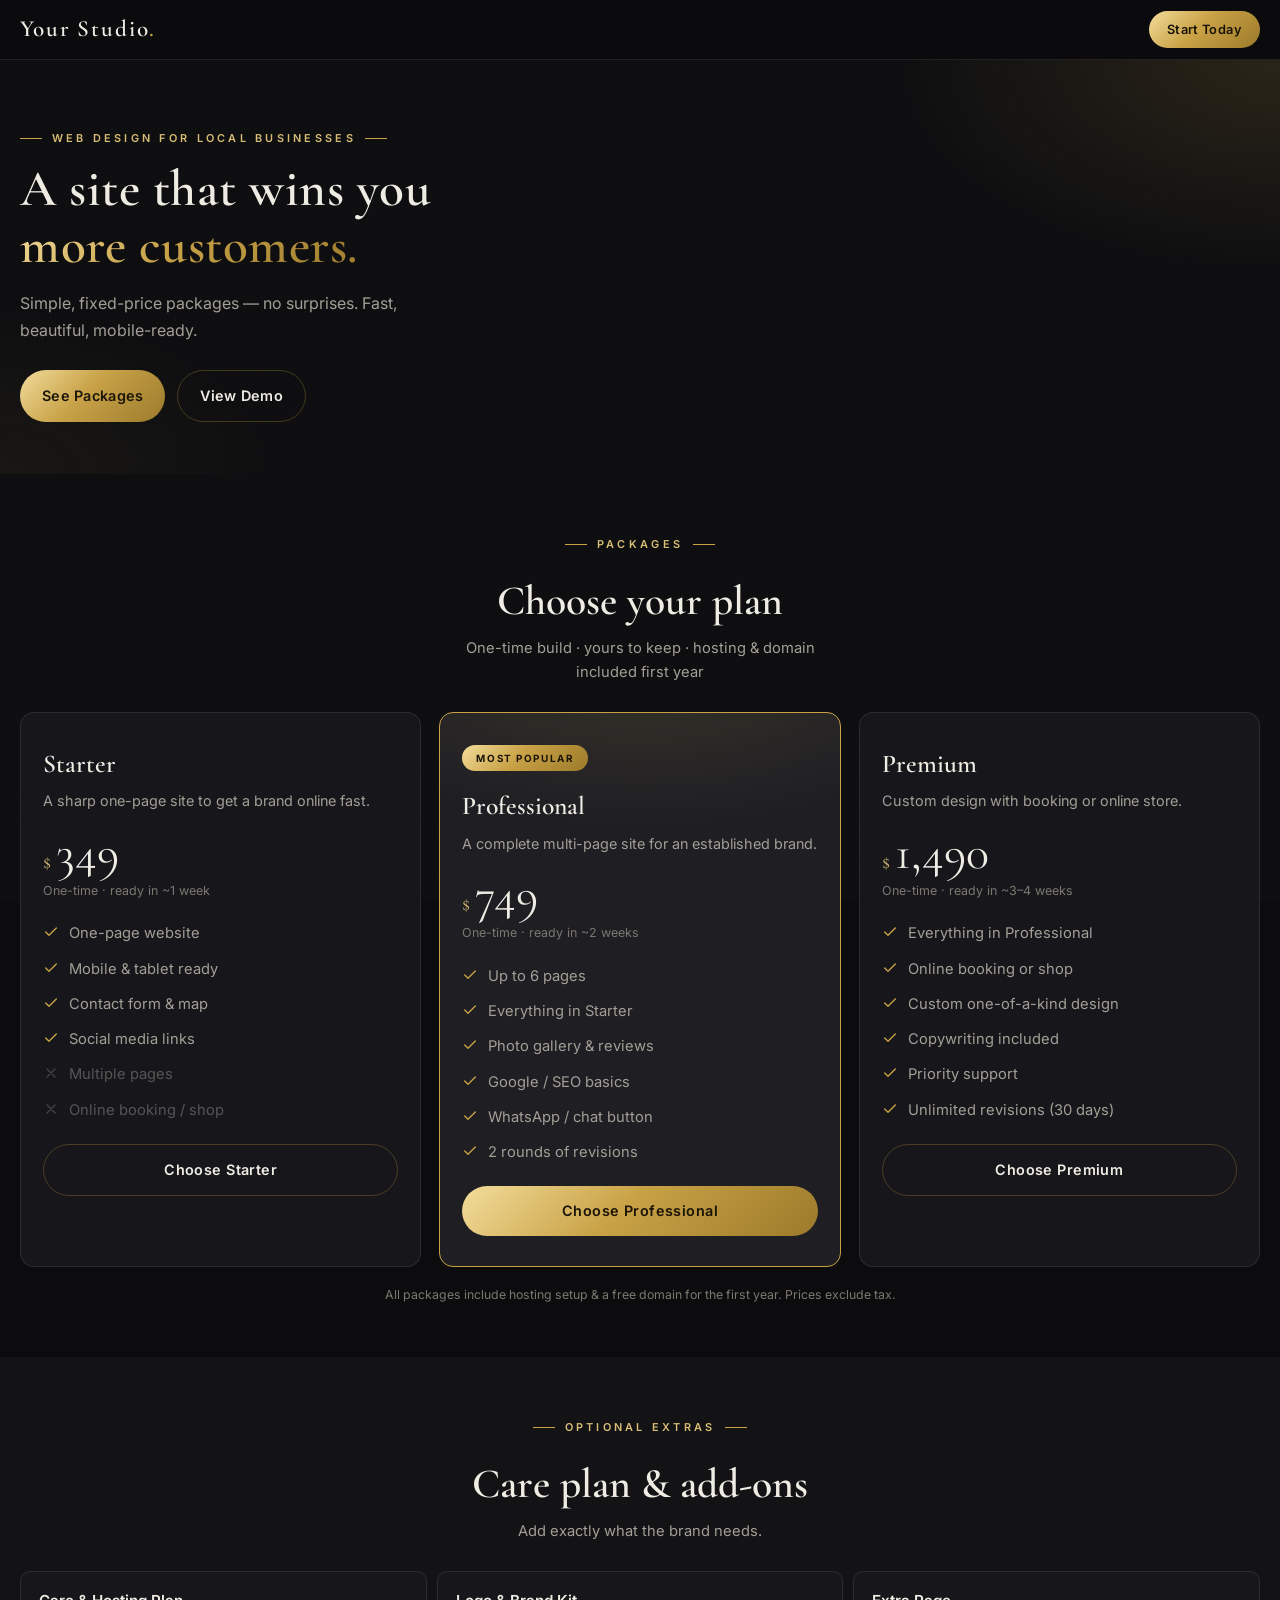
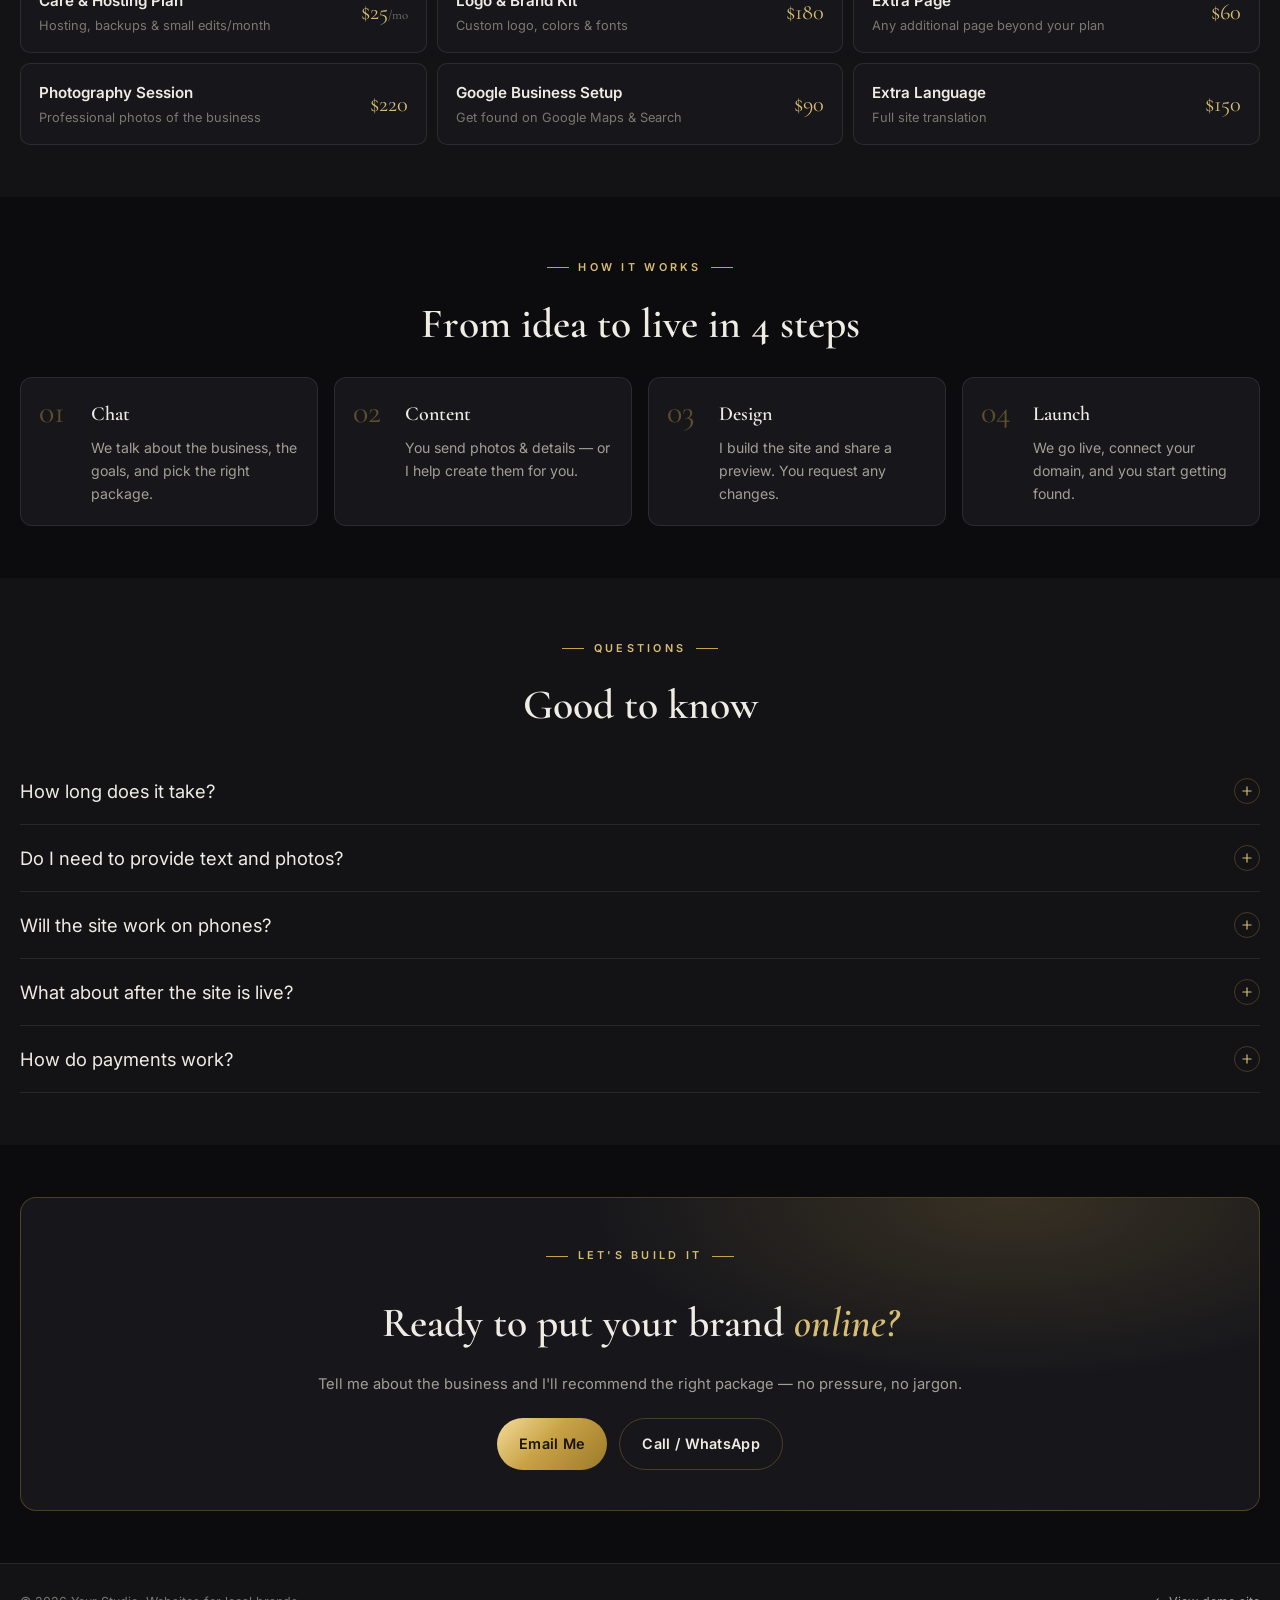
<file: LeadStudiov3/mobile-packages.html>
<!DOCTYPE html>
<html lang="en">
<head>
  <meta charset="UTF-8" />
  <meta name="viewport" content="width=device-width, initial-scale=1.0, viewport-fit=cover" />
  <title>Web Packages — Your Studio</title>
  <meta name="description" content="Simple, fixed-price websites for local businesses." />
  <link rel="preconnect" href="https://fonts.googleapis.com" />
  <link rel="preconnect" href="https://fonts.gstatic.com" crossorigin />
  <link href="https://fonts.googleapis.com/css2?family=Cormorant+Garamond:ital,wght@0,500;0,600;1,500&family=Inter:wght@400;500;600&display=swap" rel="stylesheet" />
  <style>
    /* ── Tokens ── */
    :root {
      --bg:        #0c0c0e;
      --bg-soft:   #131316;
      --panel:     #17171b;
      --panel-2:   #1e1e23;
      --line:      rgba(255,255,255,0.09);
      --line-gold: rgba(201,162,70,0.28);
      --text:      #efece4;
      --muted:     #a39f96;
      --muted-2:   #7c7870;
      --gold:      #c9a246;
      --gold-soft: #d8bd74;
      --gold-grad: linear-gradient(135deg,#f3dd9b 0%,#c9a246 45%,#9c7a2a 100%);
      --serif: "Cormorant Garamond","Playfair Display",Georgia,serif;
      --sans:  "Inter",-apple-system,BlinkMacSystemFont,"Segoe UI",sans-serif;
      --ease:  cubic-bezier(0.22,1,0.36,1);
      --safe-bottom: env(safe-area-inset-bottom, 0px);
    }

    *, *::before, *::after { box-sizing: border-box; margin: 0; }
    html { scroll-behavior: smooth; -webkit-text-size-adjust: 100%; }
    body {
      font-family: var(--sans);
      background: var(--bg);
      color: var(--text);
      font-size: 16px;
      line-height: 1.65;
      -webkit-font-smoothing: antialiased;
      overflow-x: hidden;
    }
    ul { list-style: none; padding: 0; }
    a  { color: inherit; text-decoration: none; }
    img { max-width: 100%; display: block; }

    /* Grain overlay */
    body::before {
      content: ""; position: fixed; inset: 0; pointer-events: none; z-index: 1; opacity: 0.035;
      background-image: url("data:image/svg+xml,%3Csvg xmlns='http://www.w3.org/2000/svg' width='120' height='120'%3E%3Cfilter id='n'%3E%3CfeTurbulence type='fractalNoise' baseFrequency='0.9' numOctaves='2'/%3E%3C/filter%3E%3Crect width='100%25' height='100%25' filter='url(%23n)'/%3E%3C/svg%3E");
    }

    /* ── Sticky top bar ── */
    .topbar {
      position: sticky; top: 0; z-index: 50;
      background: rgba(12,12,14,0.90);
      backdrop-filter: blur(16px);
      border-bottom: 1px solid var(--line);
      display: flex; align-items: center; justify-content: space-between;
      padding: 0 20px; height: 60px;
    }
    .brand {
      font-family: var(--serif); font-size: 1.45rem; font-weight: 600; letter-spacing: 0.08em;
    }
    .brand .dot { color: var(--gold); }
    .topbar-cta {
      background: var(--gold-grad); color: #1a1407;
      font-size: 0.8rem; font-weight: 600; letter-spacing: 0.03em;
      padding: 8px 18px; border-radius: 999px;
    }

    /* ── Hero ── */
    .hero {
      position: relative; padding: 60px 20px 52px; overflow: hidden;
      background:
        radial-gradient(700px 380px at 100% 0%, rgba(201,162,70,0.15), transparent 55%),
        radial-gradient(500px 300px at 0% 100%, rgba(201,162,70,0.06), transparent 55%),
        var(--bg);
    }
    .eyebrow {
      display: inline-flex; align-items: center; gap: 0.6rem;
      font-size: 0.68rem; font-weight: 600; letter-spacing: 0.30em; text-transform: uppercase;
      color: var(--gold-soft); margin-bottom: 14px;
    }
    .eyebrow::before, .eyebrow::after {
      content: ""; display: inline-block; width: 22px; height: 1px; background: var(--gold);
    }
    .hero h1 {
      font-family: var(--serif); font-size: clamp(2.2rem,9vw,3.2rem); font-weight: 600;
      line-height: 1.1; letter-spacing: 0.01em; margin-bottom: 16px;
    }
    .gold-text {
      background: var(--gold-grad); -webkit-background-clip: text; background-clip: text;
      color: transparent;
    }
    .hero p {
      color: var(--muted); font-size: 1rem; max-width: 44ch; margin-bottom: 26px; line-height: 1.7;
    }
    .hero-btns { display: flex; gap: 12px; flex-wrap: wrap; }
    .btn-gold {
      display: inline-flex; align-items: center; gap: 6px;
      background: var(--gold-grad); color: #1a1407;
      font-size: 0.9rem; font-weight: 600; letter-spacing: 0.02em;
      padding: 13px 22px; border-radius: 999px;
    }
    .btn-ghost {
      display: inline-flex; align-items: center;
      border: 1px solid var(--line-gold); color: var(--text);
      font-size: 0.9rem; font-weight: 600; letter-spacing: 0.02em;
      padding: 13px 22px; border-radius: 999px;
    }

    /* ── Section ── */
    .section { padding: 52px 20px; position: relative; z-index: 2; }
    .section--soft { background: var(--bg-soft); }
    .sec-head { text-align: center; margin-bottom: 28px; }
    .sec-head h2 {
      font-family: var(--serif); font-size: clamp(1.8rem,6vw,2.6rem); font-weight: 600;
      margin: 10px 0 10px; line-height: 1.15;
    }
    .sec-head p { color: var(--muted); font-size: 0.92rem; max-width: 44ch; margin: 0 auto; }

    /* ── Plans (stacked on mobile) ── */
    .plans { display: grid; gap: 18px; }
    .plan {
      background: var(--panel); border: 1px solid var(--line); border-radius: 14px;
      padding: 30px 22px; position: relative;
    }
    .plan--featured {
      border-color: var(--gold);
      background:
        radial-gradient(600px 280px at 50% -10%, rgba(201,162,70,0.16), transparent 60%),
        var(--panel-2);
    }
    .badge {
      display: inline-block; background: var(--gold-grad); color: #1a1407;
      font-size: 0.62rem; font-weight: 700; letter-spacing: 0.16em; text-transform: uppercase;
      padding: 5px 14px; border-radius: 999px; margin-bottom: 14px;
    }
    .plan__name { font-family: var(--serif); font-size: 1.6rem; font-weight: 600; margin-bottom: 4px; }
    .plan__sub  { color: var(--muted); font-size: 0.9rem; margin-bottom: 16px; }
    .plan__price { display: flex; align-items: baseline; gap: 5px; margin-bottom: 2px; }
    .cur { font-family: var(--serif); font-size: 1.2rem; color: var(--gold-soft); }
    .amt { font-family: var(--serif); font-size: 3rem; line-height: 1; }
    .plan__note { font-size: 0.78rem; color: var(--muted-2); margin-bottom: 20px; }
    .features { display: grid; gap: 11px; margin-bottom: 22px; }
    .features li { display: flex; gap: 10px; align-items: flex-start; font-size: 0.92rem; color: var(--muted); }
    .features li svg { flex: none; width: 16px; height: 16px; color: var(--gold); margin-top: 3px; }
    .features li.off { opacity: 0.45; }
    .features li.off svg { color: var(--muted-2); }
    .plan__cta {
      display: block; width: 100%; text-align: center; padding: 13px 0; border-radius: 999px;
      font-size: 0.9rem; font-weight: 600; letter-spacing: 0.03em;
      border: 1px solid var(--line-gold); color: var(--text);
    }
    .plan--featured .plan__cta { background: var(--gold-grad); color: #1a1407; border: none; }

    /* ── Add-ons ── */
    .addons { display: grid; gap: 10px; }
    .addon {
      background: var(--panel); border: 1px solid var(--line); border-radius: 10px;
      padding: 16px 18px; display: flex; justify-content: space-between; align-items: center; gap: 12px;
    }
    .addon h4 { font-family: var(--sans); font-size: 0.95rem; font-weight: 600; }
    .addon p { color: var(--muted-2); font-size: 0.8rem; margin-top: 2px; }
    .addon .price { font-family: var(--serif); font-size: 1.4rem; color: var(--gold-soft); white-space: nowrap; }

    /* ── Process ── */
    .steps { display: grid; gap: 16px; }
    .step { position: relative; padding: 20px 20px 20px 70px; background: var(--panel); border: 1px solid var(--line); border-radius: 12px; }
    .step-num {
      position: absolute; left: 18px; top: 18px;
      font-family: var(--serif); font-size: 2rem; color: var(--gold); opacity: 0.4; line-height: 1;
    }
    .step h3 { font-family: var(--serif); font-size: 1.25rem; font-weight: 600; margin-bottom: 5px; }
    .step p  { color: var(--muted); font-size: 0.88rem; }

    /* ── FAQ ── */
    .faq { display: grid; gap: 0; }
    .faq__item { border-bottom: 1px solid var(--line); }
    .faq__q {
      width: 100%; background: none; border: 0; color: var(--text); text-align: left;
      padding: 20px 0; font-family: var(--serif); font-size: 1.15rem; cursor: pointer;
      display: flex; justify-content: space-between; align-items: center; gap: 16px; font-family: inherit;
    }
    .faq__q .pm {
      flex: none; width: 26px; height: 26px; border: 1px solid var(--line-gold); border-radius: 50%;
      display: grid; place-items: center; color: var(--gold-soft);
      transition: transform 0.35s var(--ease);
    }
    .faq__item.open .pm { transform: rotate(45deg); }
    .faq__a { max-height: 0; overflow: hidden; transition: max-height 0.4s var(--ease); }
    .faq__a p { color: var(--muted); font-size: 0.9rem; padding-bottom: 20px; }

    /* ── CTA band ── */
    .cta-band {
      background:
        radial-gradient(700px 300px at 80% 0%, rgba(201,162,70,0.18), transparent 60%),
        var(--panel);
      border: 1px solid var(--line-gold); border-radius: 16px;
      padding: 40px 24px; text-align: center; margin: 0 20px;
    }
    .cta-band h2 { font-family: var(--serif); font-size: clamp(1.8rem,6vw,2.6rem); font-weight: 600; margin: 10px 0 14px; }
    .cta-band p { color: var(--muted); font-size: 0.92rem; margin-bottom: 22px; }
    .cta-band .cta-btns { display: flex; gap: 12px; justify-content: center; flex-wrap: wrap; }
    .serif-italic { font-style: italic; color: var(--gold-soft); }

    /* ── Footer ── */
    .footer {
      border-top: 1px solid var(--line); background: var(--bg-soft);
      padding: 28px 20px calc(20px + var(--safe-bottom));
      display: flex; justify-content: space-between; align-items: center; flex-wrap: wrap; gap: 10px;
    }
    .footer span { font-size: 0.78rem; color: var(--muted-2); }
    .footer a { color: var(--muted); }
    .footer a:hover { color: var(--gold-soft); }

    /* ── Sticky bottom CTA (mobile) ── */
    .sticky-cta {
      position: fixed; bottom: 0; left: 0; right: 0; z-index: 40;
      background: rgba(12,12,14,0.95); backdrop-filter: blur(12px);
      border-top: 1px solid var(--line-gold);
      padding: 12px 20px calc(12px + var(--safe-bottom));
      display: flex; gap: 10px;
    }
    .sticky-cta a { flex: 1; text-align: center; }
    /* space for sticky bar */
    body { padding-bottom: 76px; }

    /* Tablet+ — two columns for plans */
    @media (min-width: 600px) {
      .plans { grid-template-columns: 1fr 1fr; }
      .plans .plan--featured { grid-column: 1 / -1; max-width: 480px; margin: 0 auto; width: 100%; }
      .addons { grid-template-columns: 1fr 1fr; }
      .steps  { grid-template-columns: 1fr 1fr; }
    }
    @media (min-width: 900px) {
      .plans { grid-template-columns: repeat(3, 1fr); }
      .plans .plan--featured { grid-column: auto; max-width: none; margin: 0; }
      .addons { grid-template-columns: repeat(3, 1fr); }
      .steps  { grid-template-columns: repeat(4, 1fr); }
      body { padding-bottom: 0; }
      .sticky-cta { display: none; }
    }
  </style>
</head>
<body>

  <!-- Top bar -->
  <header class="topbar">
    <div class="brand">Your Studio<span class="dot">.</span></div>
    <a class="topbar-cta" href="#contact">Start Today</a>
  </header>

  <!-- Hero -->
  <section class="hero">
    <div class="eyebrow">Web Design for Local Businesses</div>
    <h1>A site that wins you<br><span class="gold-text">more customers.</span></h1>
    <p>Simple, fixed-price packages — no surprises. Fast, beautiful, mobile-ready.</p>
    <div class="hero-btns">
      <a class="btn-gold" href="#packages">See Packages</a>
      <a class="btn-ghost" href="index.html">View Demo</a>
    </div>
  </section>

  <!-- Pricing -->
  <section class="section" id="packages">
    <div class="sec-head">
      <div class="eyebrow">Packages</div>
      <h2>Choose your plan</h2>
      <p>One-time build · yours to keep · hosting &amp; domain included first year</p>
    </div>

    <div class="plans">

      <!-- Starter -->
      <div class="plan">
        <div class="plan__name">Starter</div>
        <div class="plan__sub">A sharp one-page site to get a brand online fast.</div>
        <div class="plan__price"><span class="cur">$</span><span class="amt">349</span></div>
        <div class="plan__note">One-time · ready in ~1 week</div>
        <ul class="features">
          <li><svg viewBox="0 0 24 24" fill="none" stroke="currentColor" stroke-width="2"><path d="M20 6L9 17l-5-5" stroke-linecap="round" stroke-linejoin="round"/></svg>One-page website</li>
          <li><svg viewBox="0 0 24 24" fill="none" stroke="currentColor" stroke-width="2"><path d="M20 6L9 17l-5-5" stroke-linecap="round" stroke-linejoin="round"/></svg>Mobile &amp; tablet ready</li>
          <li><svg viewBox="0 0 24 24" fill="none" stroke="currentColor" stroke-width="2"><path d="M20 6L9 17l-5-5" stroke-linecap="round" stroke-linejoin="round"/></svg>Contact form &amp; map</li>
          <li><svg viewBox="0 0 24 24" fill="none" stroke="currentColor" stroke-width="2"><path d="M20 6L9 17l-5-5" stroke-linecap="round" stroke-linejoin="round"/></svg>Social media links</li>
          <li class="off"><svg viewBox="0 0 24 24" fill="none" stroke="currentColor" stroke-width="2"><path d="M18 6L6 18M6 6l12 12" stroke-linecap="round"/></svg>Multiple pages</li>
          <li class="off"><svg viewBox="0 0 24 24" fill="none" stroke="currentColor" stroke-width="2"><path d="M18 6L6 18M6 6l12 12" stroke-linecap="round"/></svg>Online booking / shop</li>
        </ul>
        <a class="plan__cta" href="#contact">Choose Starter</a>
      </div>

      <!-- Professional -->
      <div class="plan plan--featured">
        <span class="badge">Most Popular</span>
        <div class="plan__name">Professional</div>
        <div class="plan__sub">A complete multi-page site for an established brand.</div>
        <div class="plan__price"><span class="cur">$</span><span class="amt">749</span></div>
        <div class="plan__note">One-time · ready in ~2 weeks</div>
        <ul class="features">
          <li><svg viewBox="0 0 24 24" fill="none" stroke="currentColor" stroke-width="2"><path d="M20 6L9 17l-5-5" stroke-linecap="round" stroke-linejoin="round"/></svg>Up to 6 pages</li>
          <li><svg viewBox="0 0 24 24" fill="none" stroke="currentColor" stroke-width="2"><path d="M20 6L9 17l-5-5" stroke-linecap="round" stroke-linejoin="round"/></svg>Everything in Starter</li>
          <li><svg viewBox="0 0 24 24" fill="none" stroke="currentColor" stroke-width="2"><path d="M20 6L9 17l-5-5" stroke-linecap="round" stroke-linejoin="round"/></svg>Photo gallery &amp; reviews</li>
          <li><svg viewBox="0 0 24 24" fill="none" stroke="currentColor" stroke-width="2"><path d="M20 6L9 17l-5-5" stroke-linecap="round" stroke-linejoin="round"/></svg>Google / SEO basics</li>
          <li><svg viewBox="0 0 24 24" fill="none" stroke="currentColor" stroke-width="2"><path d="M20 6L9 17l-5-5" stroke-linecap="round" stroke-linejoin="round"/></svg>WhatsApp / chat button</li>
          <li><svg viewBox="0 0 24 24" fill="none" stroke="currentColor" stroke-width="2"><path d="M20 6L9 17l-5-5" stroke-linecap="round" stroke-linejoin="round"/></svg>2 rounds of revisions</li>
        </ul>
        <a class="plan__cta" href="#contact">Choose Professional</a>
      </div>

      <!-- Premium -->
      <div class="plan">
        <div class="plan__name">Premium</div>
        <div class="plan__sub">Custom design with booking or online store.</div>
        <div class="plan__price"><span class="cur">$</span><span class="amt">1,490</span></div>
        <div class="plan__note">One-time · ready in ~3–4 weeks</div>
        <ul class="features">
          <li><svg viewBox="0 0 24 24" fill="none" stroke="currentColor" stroke-width="2"><path d="M20 6L9 17l-5-5" stroke-linecap="round" stroke-linejoin="round"/></svg>Everything in Professional</li>
          <li><svg viewBox="0 0 24 24" fill="none" stroke="currentColor" stroke-width="2"><path d="M20 6L9 17l-5-5" stroke-linecap="round" stroke-linejoin="round"/></svg>Online booking or shop</li>
          <li><svg viewBox="0 0 24 24" fill="none" stroke="currentColor" stroke-width="2"><path d="M20 6L9 17l-5-5" stroke-linecap="round" stroke-linejoin="round"/></svg>Custom one-of-a-kind design</li>
          <li><svg viewBox="0 0 24 24" fill="none" stroke="currentColor" stroke-width="2"><path d="M20 6L9 17l-5-5" stroke-linecap="round" stroke-linejoin="round"/></svg>Copywriting included</li>
          <li><svg viewBox="0 0 24 24" fill="none" stroke="currentColor" stroke-width="2"><path d="M20 6L9 17l-5-5" stroke-linecap="round" stroke-linejoin="round"/></svg>Priority support</li>
          <li><svg viewBox="0 0 24 24" fill="none" stroke="currentColor" stroke-width="2"><path d="M20 6L9 17l-5-5" stroke-linecap="round" stroke-linejoin="round"/></svg>Unlimited revisions (30 days)</li>
        </ul>
        <a class="plan__cta" href="#contact">Choose Premium</a>
      </div>

    </div>
    <p style="text-align:center;font-size:0.77rem;color:var(--muted-2);margin-top:18px;">
      All packages include hosting setup &amp; a free domain for the first year. Prices exclude tax.
    </p>
  </section>

  <!-- Add-ons -->
  <section class="section section--soft">
    <div class="sec-head">
      <div class="eyebrow">Optional Extras</div>
      <h2>Care plan &amp; add-ons</h2>
      <p>Add exactly what the brand needs.</p>
    </div>
    <div class="addons">
      <div class="addon">
        <div><h4>Care &amp; Hosting Plan</h4><p>Hosting, backups &amp; small edits/month</p></div>
        <span class="price">$25<span style="font-size:0.8rem;color:var(--muted-2);">/mo</span></span>
      </div>
      <div class="addon">
        <div><h4>Logo &amp; Brand Kit</h4><p>Custom logo, colors &amp; fonts</p></div>
        <span class="price">$180</span>
      </div>
      <div class="addon">
        <div><h4>Extra Page</h4><p>Any additional page beyond your plan</p></div>
        <span class="price">$60</span>
      </div>
      <div class="addon">
        <div><h4>Photography Session</h4><p>Professional photos of the business</p></div>
        <span class="price">$220</span>
      </div>
      <div class="addon">
        <div><h4>Google Business Setup</h4><p>Get found on Google Maps &amp; Search</p></div>
        <span class="price">$90</span>
      </div>
      <div class="addon">
        <div><h4>Extra Language</h4><p>Full site translation</p></div>
        <span class="price">$150</span>
      </div>
    </div>
  </section>

  <!-- Process -->
  <section class="section" id="process">
    <div class="sec-head">
      <div class="eyebrow">How It Works</div>
      <h2>From idea to live in 4 steps</h2>
    </div>
    <div class="steps">
      <div class="step"><span class="step-num">01</span><h3>Chat</h3><p>We talk about the business, the goals, and pick the right package.</p></div>
      <div class="step"><span class="step-num">02</span><h3>Content</h3><p>You send photos &amp; details — or I help create them for you.</p></div>
      <div class="step"><span class="step-num">03</span><h3>Design</h3><p>I build the site and share a preview. You request any changes.</p></div>
      <div class="step"><span class="step-num">04</span><h3>Launch</h3><p>We go live, connect your domain, and you start getting found.</p></div>
    </div>
  </section>

  <!-- FAQ -->
  <section class="section section--soft" id="faq">
    <div class="sec-head">
      <div class="eyebrow">Questions</div>
      <h2>Good to know</h2>
    </div>
    <div class="faq">
      <div class="faq__item">
        <button class="faq__q">How long does it take?<span class="pm"><svg viewBox="0 0 24 24" width="14" height="14" fill="none" stroke="currentColor" stroke-width="2"><path d="M12 5v14M5 12h14" stroke-linecap="round"/></svg></span></button>
        <div class="faq__a"><p>Most sites are ready in 1–4 weeks depending on the package and how quickly content is provided. I'll give a clear date before we start.</p></div>
      </div>
      <div class="faq__item">
        <button class="faq__q">Do I need to provide text and photos?<span class="pm"><svg viewBox="0 0 24 24" width="14" height="14" fill="none" stroke="currentColor" stroke-width="2"><path d="M12 5v14M5 12h14" stroke-linecap="round"/></svg></span></button>
        <div class="faq__a"><p>It helps, but it's not required. I can write the text and arrange photography as add-ons so you don't have to worry about a thing.</p></div>
      </div>
      <div class="faq__item">
        <button class="faq__q">Will the site work on phones?<span class="pm"><svg viewBox="0 0 24 24" width="14" height="14" fill="none" stroke="currentColor" stroke-width="2"><path d="M12 5v14M5 12h14" stroke-linecap="round"/></svg></span></button>
        <div class="faq__a"><p>Always. Every site is built mobile-first, so it looks perfect on phones, tablets and computers.</p></div>
      </div>
      <div class="faq__item">
        <button class="faq__q">What about after the site is live?<span class="pm"><svg viewBox="0 0 24 24" width="14" height="14" fill="none" stroke="currentColor" stroke-width="2"><path d="M12 5v14M5 12h14" stroke-linecap="round"/></svg></span></button>
        <div class="faq__a"><p>You can manage it yourself, or take the Care Plan and I'll handle hosting, updates and small edits for a flat monthly fee.</p></div>
      </div>
      <div class="faq__item">
        <button class="faq__q">How do payments work?<span class="pm"><svg viewBox="0 0 24 24" width="14" height="14" fill="none" stroke="currentColor" stroke-width="2"><path d="M12 5v14M5 12h14" stroke-linecap="round"/></svg></span></button>
        <div class="faq__a"><p>50% deposit to begin and 50% when the site goes live. Simple and transparent.</p></div>
      </div>
    </div>
  </section>

  <!-- CTA -->
  <section class="section" id="contact" style="padding-inline:0;">
    <div class="cta-band">
      <div class="eyebrow">Let's Build It</div>
      <h2>Ready to put your brand <span class="serif-italic">online?</span></h2>
      <p>Tell me about the business and I'll recommend the right package — no pressure, no jargon.</p>
      <div class="cta-btns">
        <!-- EDIT ME → your real email / phone -->
        <a class="btn-gold" href="mailto:you@email.com">Email Me</a>
        <a class="btn-ghost" href="tel:+10000000000">Call / WhatsApp</a>
      </div>
    </div>
  </section>

  <!-- Footer -->
  <footer class="footer">
    <span>© <span id="yr"></span> Your Studio. Websites for local brands.</span>
    <span><a href="index.html">← View demo site</a></span>
  </footer>

  <!-- Sticky bottom bar (mobile only) -->
  <div class="sticky-cta">
    <a class="btn-gold" href="mailto:you@email.com" style="justify-content:center;">Email Me</a>
    <a class="btn-ghost" href="tel:+10000000000" style="justify-content:center;">Call / WhatsApp</a>
  </div>

  <script>
    // Footer year
    document.getElementById("yr").textContent = new Date().getFullYear();

    // FAQ accordion
    document.querySelectorAll(".faq__item").forEach(function(item) {
      var q = item.querySelector(".faq__q");
      var a = item.querySelector(".faq__a");
      if (!q || !a) return;
      q.addEventListener("click", function() {
        var open = item.classList.toggle("open");
        a.style.maxHeight = open ? a.scrollHeight + "px" : null;
      });
    });
  </script>
</body>
</html>
</file>
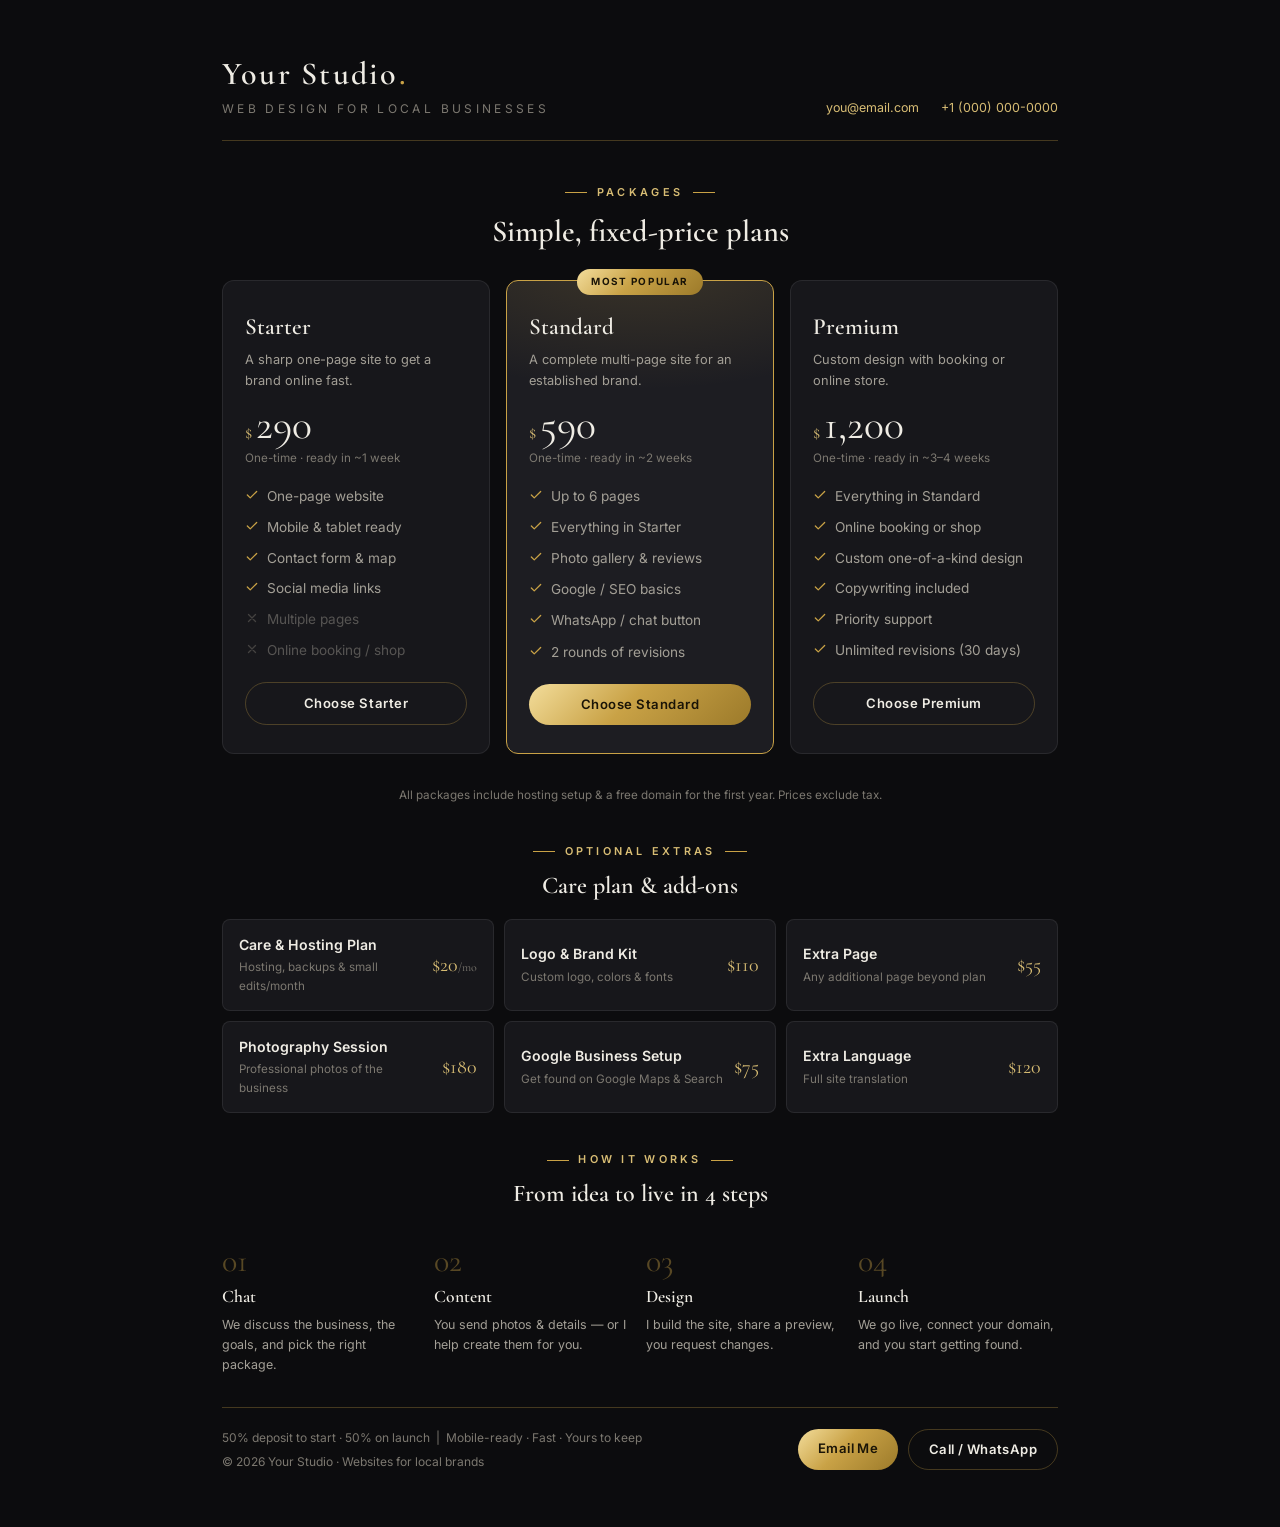
<file: LeadStudiov3/price-sheet.html>
<!DOCTYPE html>
<html lang="en">
<head>
  <meta charset="UTF-8" />
  <meta name="viewport" content="width=device-width, initial-scale=1.0" />
  <title>Web Design Packages — Your Studio</title>
  <link rel="preconnect" href="https://fonts.googleapis.com" />
  <link rel="preconnect" href="https://fonts.gstatic.com" crossorigin />
  <link href="https://fonts.googleapis.com/css2?family=Cormorant+Garamond:ital,wght@0,500;0,600;1,500&family=Inter:wght@400;500;600&display=swap" rel="stylesheet" />
  <style>
    /* ── Design tokens ── */
    :root {
      --bg:        #0c0c0e;
      --bg-soft:   #131316;
      --panel:     #17171b;
      --panel-2:   #1d1d22;
      --line:      rgba(255,255,255,0.08);
      --line-gold: rgba(201,162,70,0.30);
      --text:      #efece4;
      --muted:     #a39f96;
      --muted-2:   #7c7870;
      --gold:      #c9a246;
      --gold-soft: #d8bd74;
      --gold-grad: linear-gradient(135deg,#f3dd9b 0%,#c9a246 45%,#9c7a2a 100%);
      --serif: "Cormorant Garamond","Playfair Display",Georgia,serif;
      --sans:  "Inter",-apple-system,BlinkMacSystemFont,"Segoe UI",sans-serif;
      --r: 12px;
    }

    *, *::before, *::after { box-sizing: border-box; margin: 0; }
    html { -webkit-print-color-adjust: exact; print-color-adjust: exact; }
    body {
      font-family: var(--sans);
      background: var(--bg);
      color: var(--text);
      font-size: 14px;
      line-height: 1.6;
      -webkit-font-smoothing: antialiased;
      min-height: 100vh;
    }
    ul { list-style: none; padding: 0; }
    a  { color: inherit; text-decoration: none; }

    /* ── Page wrapper ── */
    .page {
      max-width: 900px;
      margin: 0 auto;
      padding: 48px 32px 56px;
    }

    /* ── Header ── */
    .hd {
      display: flex;
      align-items: flex-end;
      justify-content: space-between;
      border-bottom: 1px solid var(--line-gold);
      padding-bottom: 22px;
      margin-bottom: 36px;
      flex-wrap: wrap;
      gap: 14px;
    }
    .brand {
      font-family: var(--serif);
      font-size: 2rem;
      font-weight: 600;
      letter-spacing: 0.07em;
    }
    .brand .dot { color: var(--gold); }
    .tagline {
      font-size: 0.75rem;
      letter-spacing: 0.28em;
      text-transform: uppercase;
      color: var(--muted-2);
    }
    .contact-strip {
      display: flex;
      gap: 22px;
      flex-wrap: wrap;
      font-size: 0.78rem;
      color: var(--muted);
    }
    .contact-strip a { color: var(--gold-soft); }

    /* ── Section label ── */
    .eyebrow {
      display: inline-flex;
      align-items: center;
      gap: 0.6rem;
      font-size: 0.68rem;
      font-weight: 600;
      letter-spacing: 0.30em;
      text-transform: uppercase;
      color: var(--gold-soft);
      margin-bottom: 6px;
    }
    .eyebrow::before, .eyebrow::after {
      content: ""; display: inline-block; width: 22px; height: 1px; background: var(--gold);
    }
    .section-title {
      font-family: var(--serif);
      font-size: 1.9rem;
      font-weight: 600;
      margin-bottom: 22px;
      text-align: center;
    }

    /* ── Pricing grid ── */
    .plans {
      display: grid;
      grid-template-columns: repeat(3, 1fr);
      gap: 16px;
      margin-bottom: 32px;
    }
    .plan {
      background: var(--panel);
      border: 1px solid var(--line);
      border-radius: var(--r);
      padding: 28px 22px;
      display: flex;
      flex-direction: column;
      position: relative;
    }
    .plan--featured {
      border-color: var(--gold);
      background:
        radial-gradient(500px 220px at 50% -5%, rgba(201,162,70,0.18), transparent 60%),
        var(--panel-2);
    }
    .badge {
      position: absolute;
      top: -12px; left: 50%; transform: translateX(-50%);
      background: var(--gold-grad);
      color: #1a1407;
      font-size: 0.62rem; font-weight: 700;
      letter-spacing: 0.16em; text-transform: uppercase;
      padding: 5px 14px; border-radius: 999px; white-space: nowrap;
    }
    .plan__name {
      font-family: var(--serif);
      font-size: 1.45rem; font-weight: 600;
      margin-bottom: 4px;
    }
    .plan__sub {
      font-size: 0.8rem; color: var(--muted);
      min-height: 36px; margin-bottom: 14px;
    }
    .plan__price {
      display: flex; align-items: baseline; gap: 4px;
      margin-bottom: 2px;
    }
    .cur { font-family: var(--serif); font-size: 1.1rem; color: var(--gold-soft); }
    .amt { font-family: var(--serif); font-size: 2.6rem; line-height: 1; }
    .plan__note { font-size: 0.73rem; color: var(--muted-2); margin-bottom: 18px; }
    .features { display: grid; gap: 9px; margin-bottom: 20px; flex: 1; }
    .features li {
      display: flex; align-items: flex-start; gap: 8px;
      font-size: 0.85rem; color: var(--muted);
    }
    .features li svg { flex: none; width: 14px; height: 14px; color: var(--gold); margin-top: 2px; }
    .features li.off { opacity: 0.45; }
    .features li.off svg { color: var(--muted-2); }
    .plan__cta {
      display: block; width: 100%; text-align: center;
      padding: 10px 0; border-radius: 999px;
      font-size: 0.82rem; font-weight: 600; letter-spacing: 0.04em;
      border: 1px solid var(--line-gold); color: var(--text);
    }
    .plan--featured .plan__cta {
      background: var(--gold-grad);
      color: #1a1407; border: none;
    }

    /* ── Add-ons ── */
    .addons-section { margin-bottom: 32px; }
    .addons-section .section-title { margin-bottom: 14px; }
    .addons {
      display: grid;
      grid-template-columns: repeat(3, 1fr);
      gap: 10px;
    }
    .addon {
      background: var(--panel);
      border: 1px solid var(--line);
      border-radius: 8px;
      padding: 14px 16px;
      display: flex;
      justify-content: space-between;
      align-items: center;
      gap: 10px;
    }
    .addon h4 { font-family: var(--sans); font-size: 0.88rem; font-weight: 600; }
    .addon p { font-size: 0.73rem; color: var(--muted-2); margin-top: 2px; }
    .addon .price { font-family: var(--serif); font-size: 1.25rem; color: var(--gold-soft); white-space: nowrap; }

    /* ── Process strip ── */
    .process {
      display: grid;
      grid-template-columns: repeat(4, 1fr);
      gap: 12px;
      margin-bottom: 32px;
    }
    .step { padding-top: 10px; }
    .step-num {
      font-family: var(--serif); font-size: 2rem; color: var(--gold); opacity: 0.4;
      display: block; line-height: 1; margin-bottom: 6px;
    }
    .step h4 { font-family: var(--serif); font-size: 1.1rem; font-weight: 600; margin-bottom: 4px; }
    .step p { font-size: 0.78rem; color: var(--muted); }

    /* ── Footer band ── */
    .foot {
      border-top: 1px solid var(--line-gold);
      padding-top: 20px;
      display: flex;
      justify-content: space-between;
      align-items: center;
      flex-wrap: wrap;
      gap: 12px;
    }
    .foot p { font-size: 0.75rem; color: var(--muted-2); }
    .foot .cta-btns { display: flex; gap: 10px; }
    .btn-gold {
      display: inline-block;
      background: var(--gold-grad);
      color: #1a1407;
      font-size: 0.82rem; font-weight: 600;
      padding: 9px 20px; border-radius: 999px;
      letter-spacing: 0.03em;
    }
    .btn-ghost {
      display: inline-block;
      border: 1px solid var(--line-gold);
      color: var(--text);
      font-size: 0.82rem; font-weight: 600;
      padding: 9px 20px; border-radius: 999px;
      letter-spacing: 0.03em;
    }

    /* ── Print ── */
    @media print {
      body { background: #fff; color: #111; font-size: 11.5px; }
      :root {
        --bg: #fff; --bg-soft: #f5f4f0; --panel: #f9f8f5;
        --panel-2: #f3f1ec; --line: rgba(0,0,0,0.1);
        --line-gold: rgba(140,100,20,0.30);
        --text: #1a1a18; --muted: #5a5751; --muted-2: #8a8680;
        --gold: #9a7520; --gold-soft: #b08830;
        --gold-grad: linear-gradient(135deg,#d4a830 0%,#9a7520 100%);
      }
      .page { padding: 20px 28px; }
      @page { margin: 14mm; size: A4; }
    }

    /* ── Mobile ── */
    @media (max-width: 680px) {
      .plans, .addons, .process { grid-template-columns: 1fr; }
      .hd { flex-direction: column; align-items: flex-start; }
    }
  </style>
</head>
<body>
<div class="page">

  <!-- Header -->
  <header class="hd">
    <div>
      <div class="brand">Your Studio<span class="dot">.</span></div>
      <div class="tagline">Web Design for Local Businesses</div>
    </div>
    <div class="contact-strip">
      <!-- EDIT ME → your real contact info -->
      <span><a href="mailto:you@email.com">you@email.com</a></span>
      <span><a href="tel:+10000000000">+1 (000) 000-0000</a></span>
    </div>
  </header>

  <!-- Pricing -->
  <div style="text-align:center;margin-bottom:24px;">
    <div class="eyebrow">Packages</div>
    <div class="section-title">Simple, fixed-price plans</div>
  </div>

  <div class="plans">

    <!-- Starter -->
    <div class="plan">
      <div class="plan__name">Starter</div>
      <div class="plan__sub">A sharp one-page site to get a brand online fast.</div>
      <div class="plan__price"><span class="cur">$</span><span class="amt">290</span></div>
      <div class="plan__note">One-time · ready in ~1 week</div>
      <ul class="features">
        <li><svg viewBox="0 0 24 24" fill="none" stroke="currentColor" stroke-width="2.2"><path d="M20 6L9 17l-5-5" stroke-linecap="round" stroke-linejoin="round"/></svg>One-page website</li>
        <li><svg viewBox="0 0 24 24" fill="none" stroke="currentColor" stroke-width="2.2"><path d="M20 6L9 17l-5-5" stroke-linecap="round" stroke-linejoin="round"/></svg>Mobile &amp; tablet ready</li>
        <li><svg viewBox="0 0 24 24" fill="none" stroke="currentColor" stroke-width="2.2"><path d="M20 6L9 17l-5-5" stroke-linecap="round" stroke-linejoin="round"/></svg>Contact form &amp; map</li>
        <li><svg viewBox="0 0 24 24" fill="none" stroke="currentColor" stroke-width="2.2"><path d="M20 6L9 17l-5-5" stroke-linecap="round" stroke-linejoin="round"/></svg>Social media links</li>
        <li class="off"><svg viewBox="0 0 24 24" fill="none" stroke="currentColor" stroke-width="2.2"><path d="M18 6L6 18M6 6l12 12" stroke-linecap="round"/></svg>Multiple pages</li>
        <li class="off"><svg viewBox="0 0 24 24" fill="none" stroke="currentColor" stroke-width="2.2"><path d="M18 6L6 18M6 6l12 12" stroke-linecap="round"/></svg>Online booking / shop</li>
      </ul>
      <a class="plan__cta" href="mailto:you@email.com">Choose Starter</a>
    </div>

    <!-- Professional (featured) -->
    <div class="plan plan--featured">
      <span class="badge">Most Popular</span>
      <div class="plan__name">Standard</div>
      <div class="plan__sub">A complete multi-page site for an established brand.</div>
      <div class="plan__price"><span class="cur">$</span><span class="amt">590</span></div>
      <div class="plan__note">One-time · ready in ~2 weeks</div>
      <ul class="features">
        <li><svg viewBox="0 0 24 24" fill="none" stroke="currentColor" stroke-width="2.2"><path d="M20 6L9 17l-5-5" stroke-linecap="round" stroke-linejoin="round"/></svg>Up to 6 pages</li>
        <li><svg viewBox="0 0 24 24" fill="none" stroke="currentColor" stroke-width="2.2"><path d="M20 6L9 17l-5-5" stroke-linecap="round" stroke-linejoin="round"/></svg>Everything in Starter</li>
        <li><svg viewBox="0 0 24 24" fill="none" stroke="currentColor" stroke-width="2.2"><path d="M20 6L9 17l-5-5" stroke-linecap="round" stroke-linejoin="round"/></svg>Photo gallery &amp; reviews</li>
        <li><svg viewBox="0 0 24 24" fill="none" stroke="currentColor" stroke-width="2.2"><path d="M20 6L9 17l-5-5" stroke-linecap="round" stroke-linejoin="round"/></svg>Google / SEO basics</li>
        <li><svg viewBox="0 0 24 24" fill="none" stroke="currentColor" stroke-width="2.2"><path d="M20 6L9 17l-5-5" stroke-linecap="round" stroke-linejoin="round"/></svg>WhatsApp / chat button</li>
        <li><svg viewBox="0 0 24 24" fill="none" stroke="currentColor" stroke-width="2.2"><path d="M20 6L9 17l-5-5" stroke-linecap="round" stroke-linejoin="round"/></svg>2 rounds of revisions</li>
      </ul>
      <a class="plan__cta" href="mailto:you@email.com">Choose Standard</a>
    </div>

    <!-- Premium -->
    <div class="plan">
      <div class="plan__name">Premium</div>
      <div class="plan__sub">Custom design with booking or online store.</div>
      <div class="plan__price"><span class="cur">$</span><span class="amt">1,200</span></div>
      <div class="plan__note">One-time · ready in ~3–4 weeks</div>
      <ul class="features">
        <li><svg viewBox="0 0 24 24" fill="none" stroke="currentColor" stroke-width="2.2"><path d="M20 6L9 17l-5-5" stroke-linecap="round" stroke-linejoin="round"/></svg>Everything in Standard</li>
        <li><svg viewBox="0 0 24 24" fill="none" stroke="currentColor" stroke-width="2.2"><path d="M20 6L9 17l-5-5" stroke-linecap="round" stroke-linejoin="round"/></svg>Online booking or shop</li>
        <li><svg viewBox="0 0 24 24" fill="none" stroke="currentColor" stroke-width="2.2"><path d="M20 6L9 17l-5-5" stroke-linecap="round" stroke-linejoin="round"/></svg>Custom one-of-a-kind design</li>
        <li><svg viewBox="0 0 24 24" fill="none" stroke="currentColor" stroke-width="2.2"><path d="M20 6L9 17l-5-5" stroke-linecap="round" stroke-linejoin="round"/></svg>Copywriting included</li>
        <li><svg viewBox="0 0 24 24" fill="none" stroke="currentColor" stroke-width="2.2"><path d="M20 6L9 17l-5-5" stroke-linecap="round" stroke-linejoin="round"/></svg>Priority support</li>
        <li><svg viewBox="0 0 24 24" fill="none" stroke="currentColor" stroke-width="2.2"><path d="M20 6L9 17l-5-5" stroke-linecap="round" stroke-linejoin="round"/></svg>Unlimited revisions (30 days)</li>
      </ul>
      <a class="plan__cta" href="mailto:you@email.com">Choose Premium</a>
    </div>

  </div>

  <p style="font-size:0.73rem;color:var(--muted-2);text-align:center;margin-bottom:32px;">
    All packages include hosting setup &amp; a free domain for the first year. Prices exclude tax.
  </p>

  <!-- Add-ons -->
  <div class="addons-section">
    <div style="text-align:center;margin-bottom:14px;">
      <div class="eyebrow">Optional Extras</div>
      <div class="section-title" style="font-size:1.5rem;">Care plan &amp; add-ons</div>
    </div>
    <div class="addons">
      <div class="addon">
        <div><h4>Care &amp; Hosting Plan</h4><p>Hosting, backups &amp; small edits/month</p></div>
        <span class="price">$20<span style="font-size:0.75rem;color:var(--muted-2);">/mo</span></span>
      </div>
      <div class="addon">
        <div><h4>Logo &amp; Brand Kit</h4><p>Custom logo, colors &amp; fonts</p></div>
        <span class="price">$110</span>
      </div>
      <div class="addon">
        <div><h4>Extra Page</h4><p>Any additional page beyond plan</p></div>
        <span class="price">$55</span>
      </div>
      <div class="addon">
        <div><h4>Photography Session</h4><p>Professional photos of the business</p></div>
        <span class="price">$180</span>
      </div>
      <div class="addon">
        <div><h4>Google Business Setup</h4><p>Get found on Google Maps &amp; Search</p></div>
        <span class="price">$75</span>
      </div>
      <div class="addon">
        <div><h4>Extra Language</h4><p>Full site translation</p></div>
        <span class="price">$120</span>
      </div>
    </div>
  </div>

  <!-- Process -->
  <div style="margin-bottom:28px;">
    <div style="text-align:center;margin-bottom:14px;">
      <div class="eyebrow">How It Works</div>
      <div class="section-title" style="font-size:1.5rem;">From idea to live in 4 steps</div>
    </div>
    <div class="process">
      <div class="step"><span class="step-num">01</span><h4>Chat</h4><p>We discuss the business, the goals, and pick the right package.</p></div>
      <div class="step"><span class="step-num">02</span><h4>Content</h4><p>You send photos &amp; details — or I help create them for you.</p></div>
      <div class="step"><span class="step-num">03</span><h4>Design</h4><p>I build the site, share a preview, you request changes.</p></div>
      <div class="step"><span class="step-num">04</span><h4>Launch</h4><p>We go live, connect your domain, and you start getting found.</p></div>
    </div>
  </div>

  <!-- Footer -->
  <div class="foot">
    <div>
      <p>50% deposit to start · 50% on launch &nbsp;|&nbsp; Mobile-ready · Fast · Yours to keep</p>
      <p style="margin-top:4px;">© <span id="yr"></span> Your Studio · Websites for local brands</p>
    </div>
    <div class="cta-btns">
      <!-- EDIT ME → your real email / phone -->
      <a class="btn-gold" href="mailto:you@email.com">Email Me</a>
      <a class="btn-ghost" href="tel:+10000000000">Call / WhatsApp</a>
    </div>
  </div>

</div>
<script>document.getElementById("yr").textContent = new Date().getFullYear();</script>
</body>
</html>
</file>
